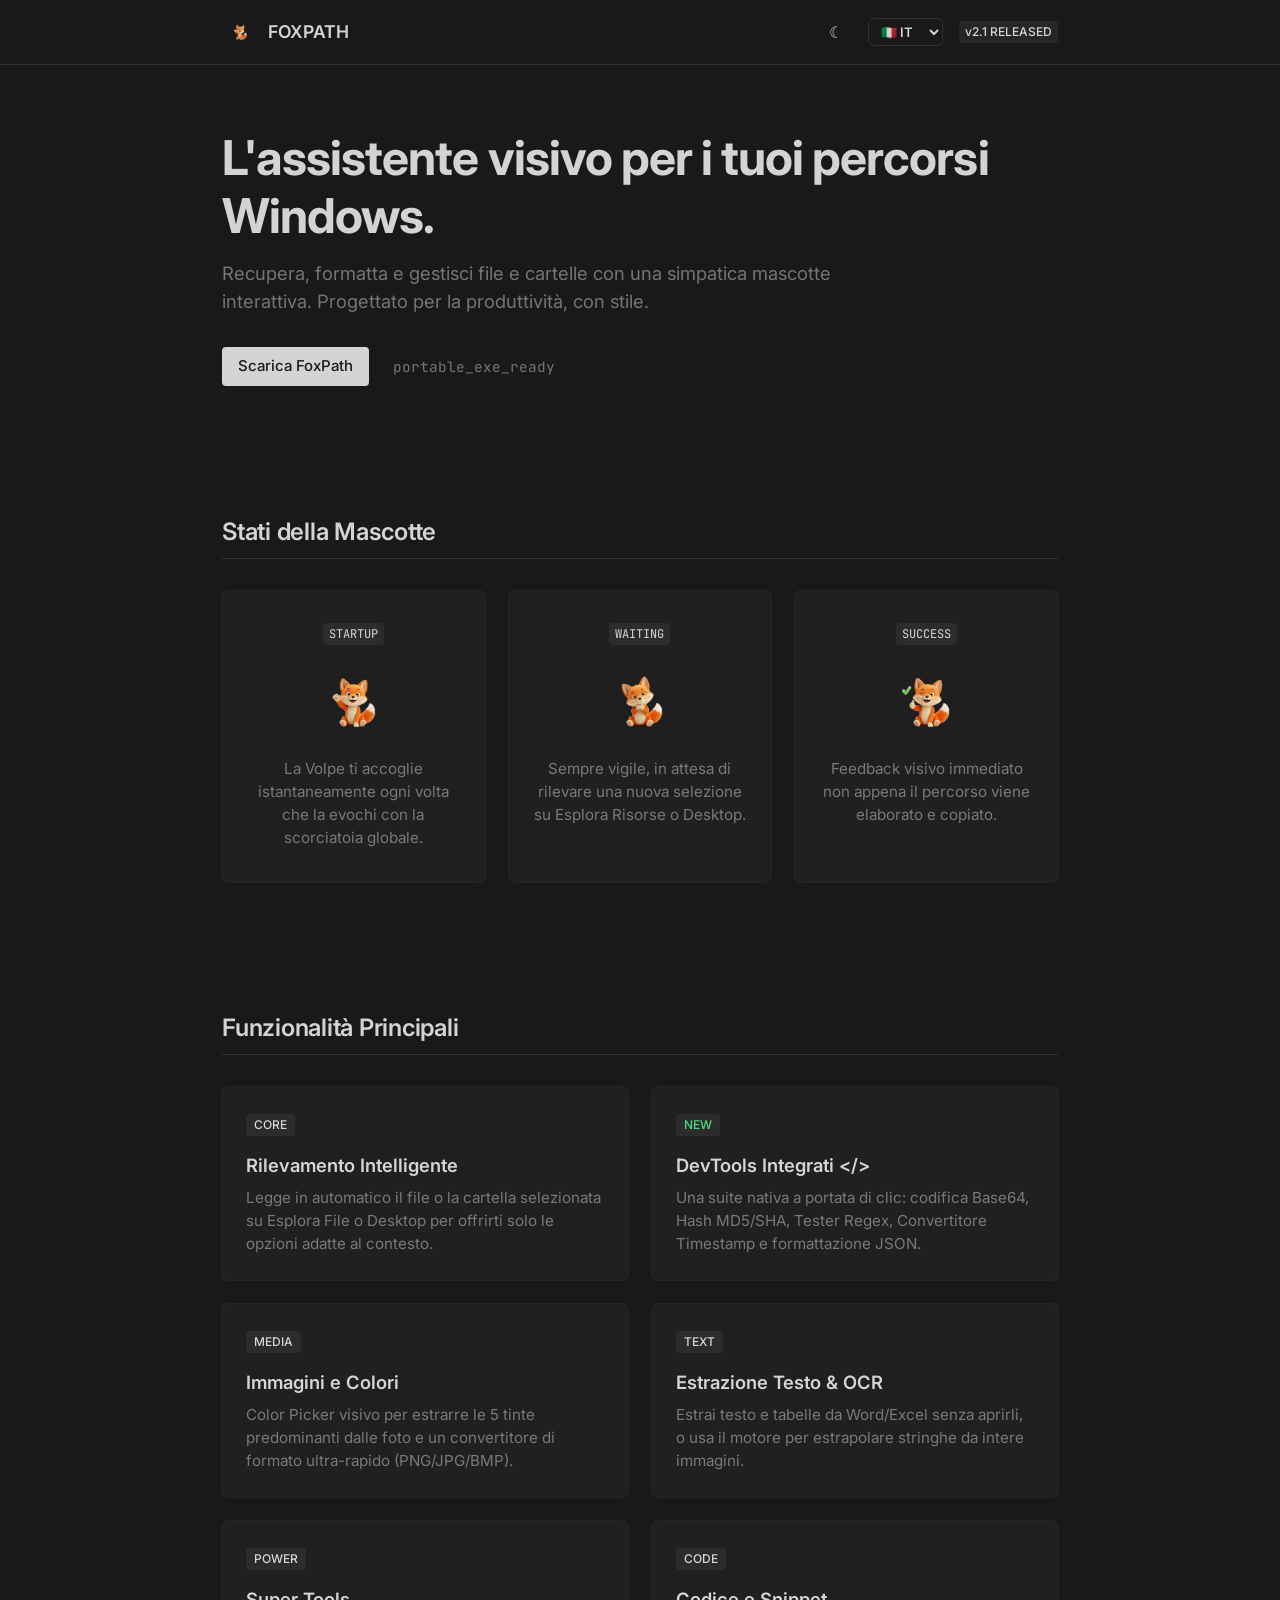
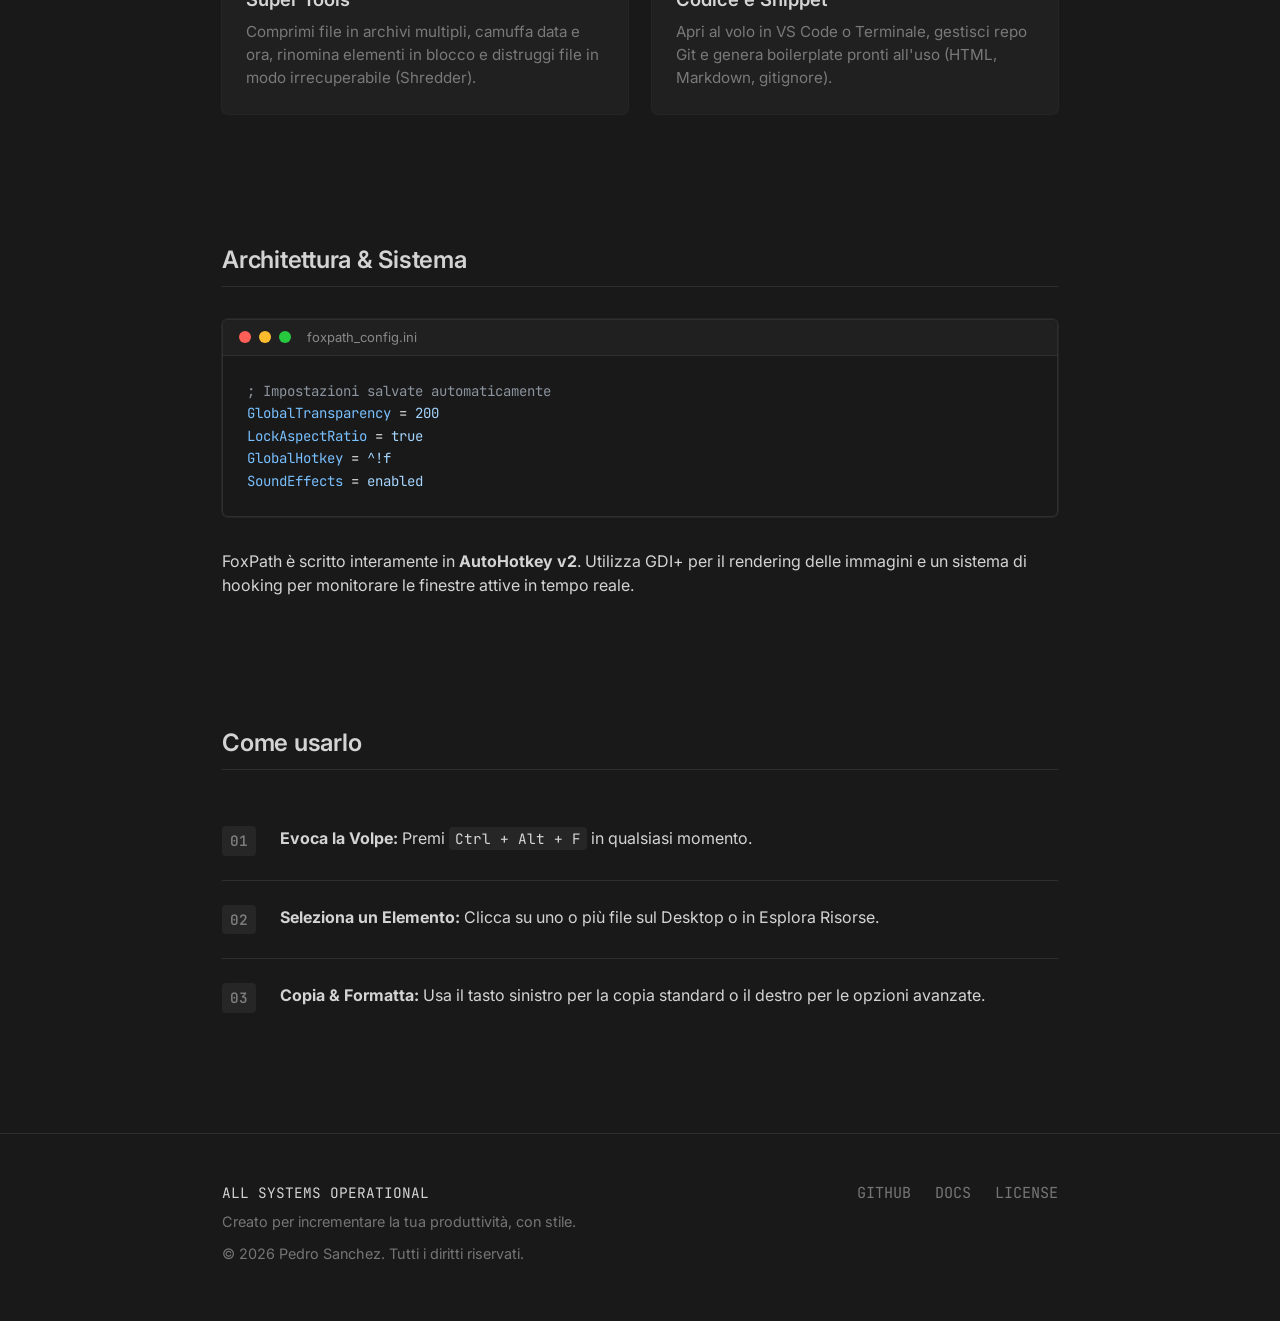
<file: docs/index.html>
<!DOCTYPE html>
<html lang="it">
<head>
    <meta charset="UTF-8">
    <meta name="viewport" content="width=device-width, initial-scale=1.0">
    <title>FoxPath | Assistente Visivo AHK</title>
    <link rel="stylesheet" href="style.css">
    <link rel="preconnect" href="https://fonts.googleapis.com">
    <link rel="preconnect" href="https://fonts.gstatic.com" crossorigin>
    <link href="https://fonts.googleapis.com/css2?family=Inter:wght@400;700&family=JetBrains+Mono:wght@400;700&display=swap" rel="stylesheet">
    <style>
        /* --- Miglioramenti Grafici Stile Notion & Effetti Visivi --- */
        :root {
            --notion-bg: #ffffff;
            --notion-text: #37352f;
            --notion-border: #ededed;
            --notion-hover: #f1f1ef;
            --notion-shadow: rgba(15, 15, 15, 0.1) 0px 4px 12px;
        }
        body.dark-mode {
            --notion-bg: #191919;
            --notion-text: #ffffff;
            --notion-border: #2f2f2f;
            --notion-hover: #2c2c2c;
            --notion-shadow: rgba(0, 0, 0, 0.5) 0px 4px 12px;
        }
        .logo { display: flex; align-items: center; gap: 10px; cursor: pointer; }
        .logo img { width: 36px; height: auto; transition: transform 0.3s cubic-bezier(0.175, 0.885, 0.32, 1.275); border-radius: 8px; }
        .logo:hover img { transform: rotate(-15deg) scale(1.15); }
        
        .lang-selector select {
            background: transparent; color: inherit; border: 1px solid var(--notion-border);
            border-radius: 6px; padding: 4px 8px; font-family: 'Inter', sans-serif; font-size: 13px; font-weight: 600;
            cursor: pointer; transition: all 0.2s; outline: none;
        }
        .lang-selector select:hover { background: var(--notion-hover); }
        
        .card { transition: transform 0.2s ease, box-shadow 0.2s ease, border-color 0.2s; }
        .card:hover { transform: translateY(-4px); box-shadow: var(--notion-shadow); border-color: #4ADE80; }
        .btn { transition: all 0.2s ease; }
        .btn:hover { transform: scale(1.05); filter: brightness(1.1); box-shadow: 0 4px 12px rgba(74, 222, 128, 0.3); }
        .btn:active { transform: scale(0.95); }
        
        .hover-effect { position: relative; text-decoration: none; transition: color 0.2s; }
        .hover-effect::after {
            content: ''; position: absolute; width: 100%; transform: scaleX(0); height: 2px; bottom: -4px; left: 0;
            background-color: #4ADE80; transform-origin: bottom right; transition: transform 0.25s ease-out;
        }
        .hover-effect:hover::after { transform: scaleX(1); transform-origin: bottom left; }
        .copyright { font-size: 0.85rem; color: #6B7280; margin-top: 10px; font-family: 'Inter', sans-serif; }
        
        /* --- Responsività Smartphone --- */
        @media (max-width: 768px) {
            .nav-right { gap: 10px; }
            .status-badge { display: none; }
            .footer-content { flex-direction: column; gap: 20px; text-align: center; }
            .footer-right { justify-content: center; gap: 20px; width: 100%; }
        }
    </style>
</head>
<body class="dark-mode">
    <header>
        <div class="container">
            <nav>
                <div class="logo">
                    <img src="images/fox_saluto.png" alt="FoxPath Logo">
                    FOXPATH
                </div>
                <div class="nav-right">
                    <button id="theme-toggle" aria-label="Toggle theme">
                        <span class="theme-icon"></span>
                    </button>
                    <div class="lang-selector">
                        <select onchange="if(this.value !== '#') window.location.href=this.value" aria-label="Cambia Lingua">
                            <option value="#" selected>🇮🇹 IT</option>
                            <option value="#">🇬🇧 EN</option>
                            <option value="#">🇪🇸 ES</option>
                        </select>
                    </div>
                    <span class="status-badge">v2.1 RELEASED</span>
                </div>
            </nav>
        </div>
    </header>

    <main class="container">
        <section class="hero">
            <h1>L'assistente visivo per i tuoi percorsi Windows.</h1>
            <p class="subtitle">Recupera, formatta e gestisci file e cartelle con una simpatica mascotte interattiva. Progettato per la produttività, con stile.</p>
            <div class="cta-group">
                <a href="https://github.com/geped/FoxPath/raw/main/FoxPath.exe" class="btn btn-primary">Scarica FoxPath</a>
                <span class="mono">portable_exe_ready</span>
            </div>
        </section>

        <section class="mascot-showcase">
            <h2>Stati della Mascotte</h2>
            <div class="mascot-grid">
                <div class="mascot-item card">
                    <div class="context-tag mono">STARTUP</div>
                    <img src="images/fox_saluto.png" alt="Fox Saluto">
                    <p class="context-desc">La Volpe ti accoglie istantaneamente ogni volta che la evochi con la scorciatoia globale.</p>
                </div>
                <div class="mascot-item card">
                    <div class="context-tag mono">WAITING</div>
                    <img src="images/fox_attesa.png" alt="Fox Attesa">
                    <p class="context-desc">Sempre vigile, in attesa di rilevare una nuova selezione su Esplora Risorse o Desktop.</p>
                </div>
                <div class="mascot-item card">
                    <div class="context-tag mono">SUCCESS</div>
                    <img src="images/fox_conferma.png" alt="Fox Conferma">
                    <p class="context-desc">Feedback visivo immediato non appena il percorso viene elaborato e copiato.</p>
                </div>
            </div>
        </section>

        <section class="features">
            <h2>Funzionalità Principali</h2>
            <div class="features-grid">
                <div class="feature-card card">
                    <div class="feature-status">CORE</div>
                    <h3>Rilevamento Intelligente</h3>
                    <p>Legge in automatico il file o la cartella selezionata su Esplora File o Desktop per offrirti solo le opzioni adatte al contesto.</p>
                </div>
                <div class="feature-card card">
                    <div class="feature-status" style="color: #4ADE80;">NEW</div>
                    <h3>DevTools Integrati &lt;/&gt;</h3>
                    <p>Una suite nativa a portata di clic: codifica Base64, Hash MD5/SHA, Tester Regex, Convertitore Timestamp e formattazione JSON.</p>
                </div>
                <div class="feature-card card">
                    <div class="feature-status">MEDIA</div>
                    <h3>Immagini e Colori</h3>
                    <p>Color Picker visivo per estrarre le 5 tinte predominanti dalle foto e un convertitore di formato ultra-rapido (PNG/JPG/BMP).</p>
                </div>
                <div class="feature-card card">
                    <div class="feature-status">TEXT</div>
                    <h3>Estrazione Testo & OCR</h3>
                    <p>Estrai testo e tabelle da Word/Excel senza aprirli, o usa il motore per estrapolare stringhe da intere immagini.</p>
                </div>
                <div class="feature-card card">
                    <div class="feature-status">POWER</div>
                    <h3>Super Tools</h3>
                    <p>Comprimi file in archivi multipli, camuffa data e ora, rinomina elementi in blocco e distruggi file in modo irrecuperabile (Shredder).</p>
                </div>
                <div class="feature-card card">
                    <div class="feature-status">CODE</div>
                    <h3>Codice e Snippet</h3>
                    <p>Apri al volo in VS Code o Terminale, gestisci repo Git e genera boilerplate pronti all'uso (HTML, Markdown, gitignore).</p>
                </div>
            </div>
        </section>

        <section class="architecture">
            <h2>Architettura & Sistema</h2>
            <div class="card terminal">
                <div class="terminal-header">
                    <span class="dot red"></span>
                    <span class="dot yellow"></span>
                    <span class="dot green"></span>
                    <span class="terminal-title">foxpath_config.ini</span>
                </div>
                <div class="terminal-content mono">
                    <p><span class="comment">; Impostazioni salvate automaticamente</span></p>
                    <p><span class="key">GlobalTransparency</span> = <span class="val">200</span></p>
                    <p><span class="key">LockAspectRatio</span> = <span class="val">true</span></p>
                    <p><span class="key">GlobalHotkey</span> = <span class="val">^!f</span></p>
                    <p><span class="key">SoundEffects</span> = <span class="val">enabled</span></p>
                </div>
            </div>
            <div class="description-text">
                <p>FoxPath è scritto interamente in <strong>AutoHotkey v2</strong>. Utilizza GDI+ per il rendering delle immagini e un sistema di hooking per monitorare le finestre attive in tempo reale.</p>
            </div>
        </section>

        <section class="how-to">
            <h2>Come usarlo</h2>
            <ol class="steps">
                <li>
                    <span class="step-num mono">01</span>
                    <div class="step-content">
                        <strong>Evoca la Volpe:</strong> Premi <code>Ctrl + Alt + F</code> in qualsiasi momento.
                    </div>
                </li>
                <li>
                    <span class="step-num mono">02</span>
                    <div class="step-content">
                        <strong>Seleziona un Elemento:</strong> Clicca su uno o più file sul Desktop o in Esplora Risorse.
                    </div>
                </li>
                <li>
                    <span class="step-num mono">03</span>
                    <div class="step-content">
                        <strong>Copia & Formatta:</strong> Usa il tasto sinistro per la copia standard o il destro per le opzioni avanzate.
                    </div>
                </li>
            </ol>
        </section>
    </main>

    <footer>
        <div class="container footer-content">
            <div class="footer-left">
                <p class="mono">ALL SYSTEMS OPERATIONAL</p>
                <p class="credits">Creato per incrementare la tua produttività, con stile.</p>
                <p class="copyright">&copy; 2026 Pedro Sanchez. Tutti i diritti riservati.</p>
            </div>
            <div class="footer-right">
                <a href="https://github.com/geped/FoxPath" target="_blank" class="mono hover-effect">GITHUB</a>
                <a href="https://github.com/geped/FoxPath#readme" target="_blank" class="mono hover-effect">DOCS</a>
                <a href="https://github.com/geped/FoxPath/blob/main/LICENSE.md" target="_blank" class="mono hover-effect">LICENSE</a>
            </div>
        </div>
    </footer>

    <script src="script.js"></script>
</body>
</html>
</file>
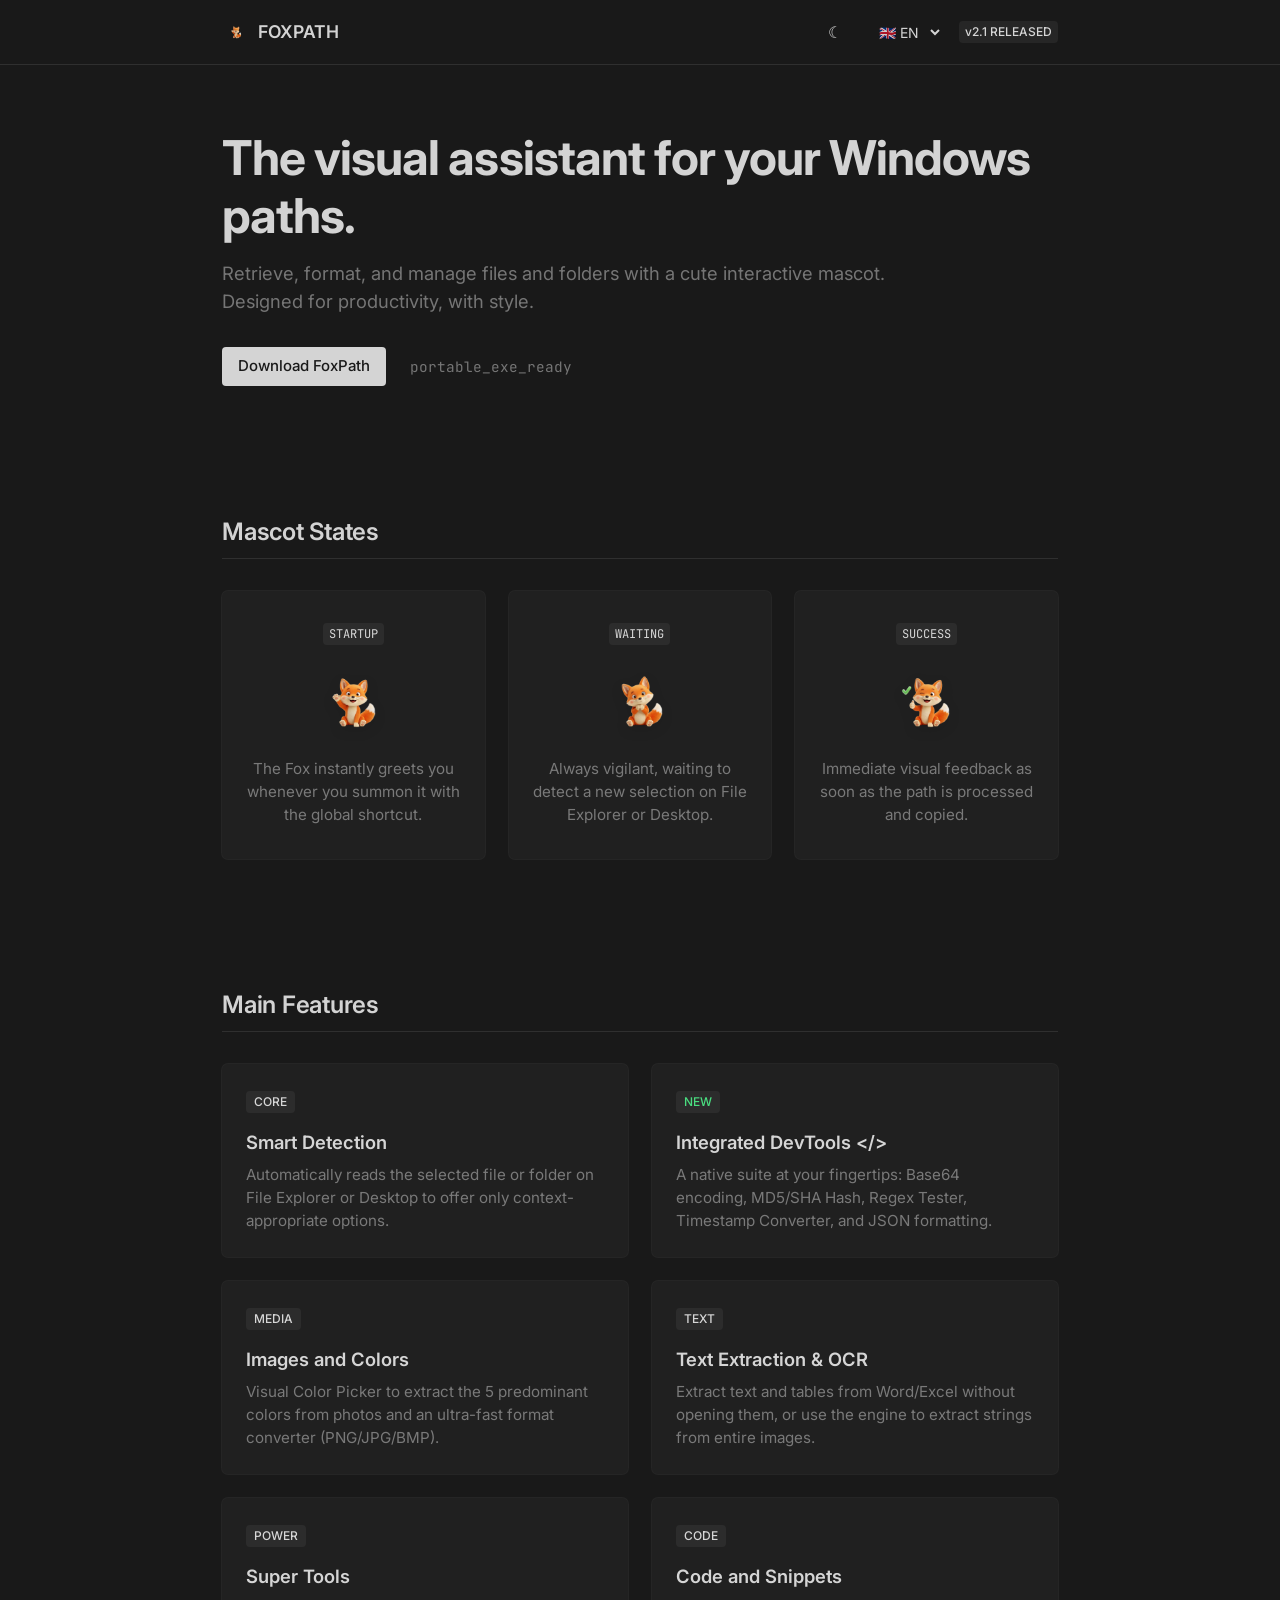
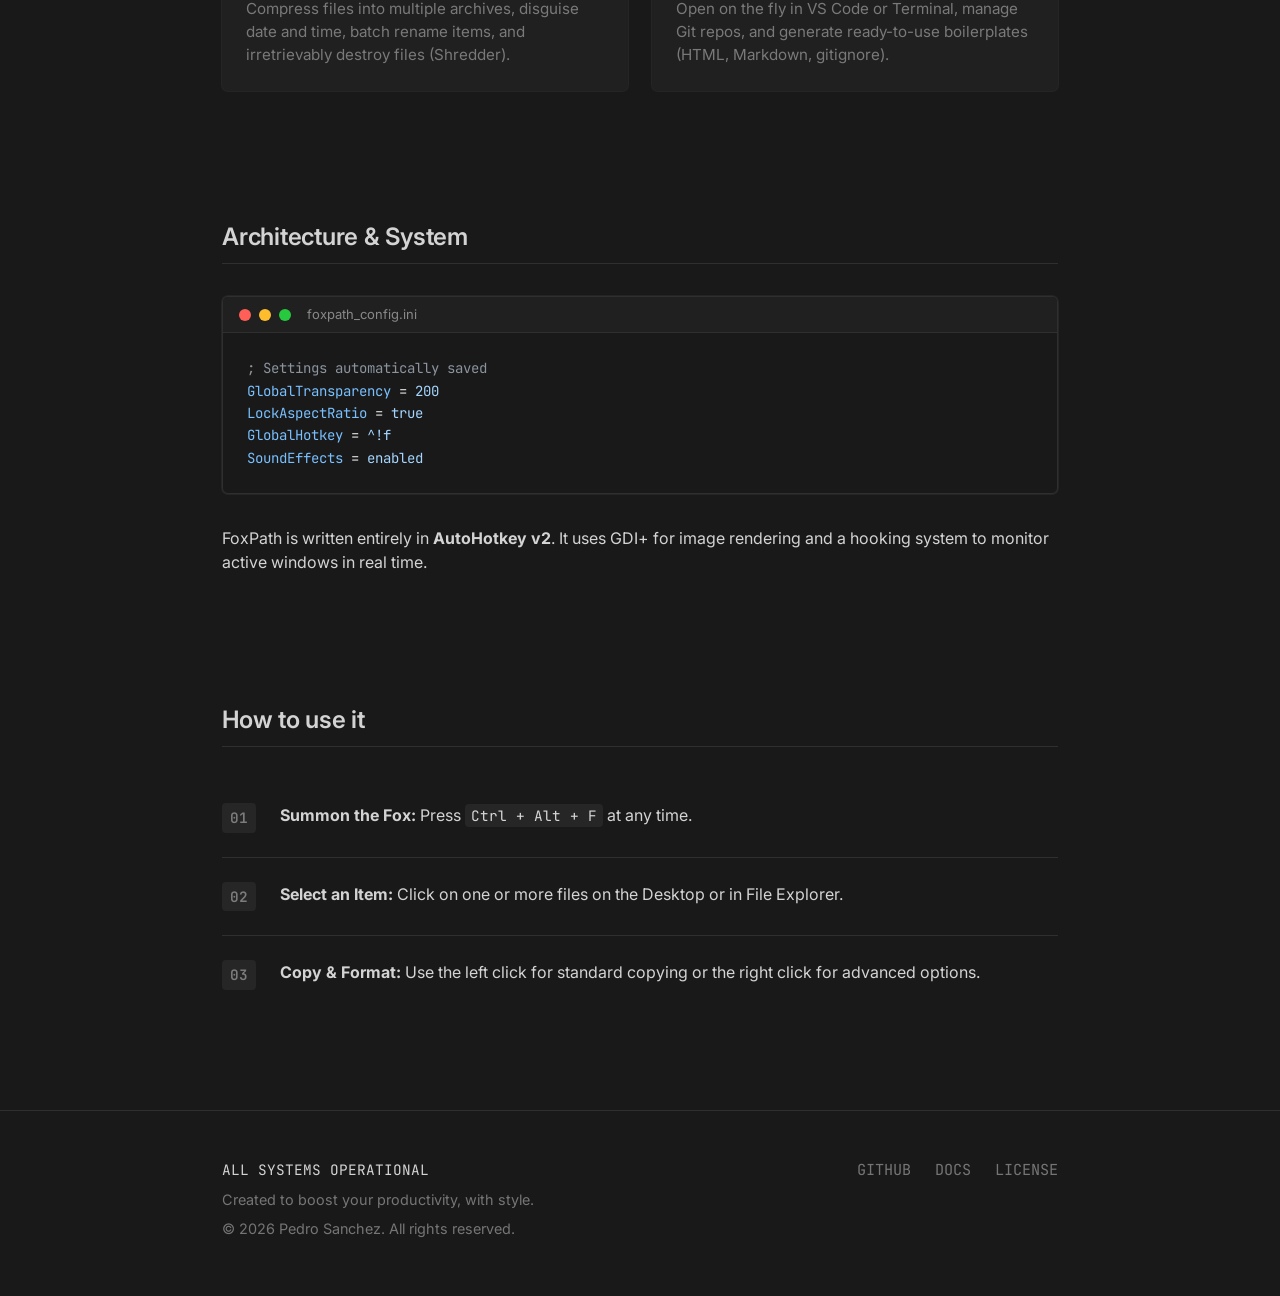
<file: docs/index_en.html>
<!DOCTYPE html>
<html lang="en">
<head>
    <meta charset="UTF-8">
    <meta name="viewport" content="width=device-width, initial-scale=1.0">
    <title>FoxPath | AHK Visual Assistant</title>
    <link rel="stylesheet" href="style.css">
    <link rel="preconnect" href="https://fonts.googleapis.com">
    <link rel="preconnect" href="https://fonts.gstatic.com" crossorigin>
    <link href="https://fonts.googleapis.com/css2?family=Inter:wght@400;700&family=JetBrains+Mono:wght@400;700&display=swap" rel="stylesheet">
</head>
<body class="dark-mode">
    <header>
        <div class="container">
            <nav>
                <div class="logo">
                    <img src="images/fox_saluto.png" alt="FoxPath Logo">
                    FOXPATH
                </div>
                <div class="nav-right">
                    <button id="theme-toggle" aria-label="Toggle theme">
                        <span class="theme-icon"></span>
                    </button>
                    <div class="lang-selector">
                        <select onchange="if(this.value !== '#') window.location.href=this.value" aria-label="Change Language">
                            <option value="index.html">🇮🇹 IT</option>
                            <option value="#" selected>🇬🇧 EN</option>
                            <option value="index_es.html">🇪🇸 ES</option>
                        </select>
                    </div>
                    <span class="status-badge">v2.1 RELEASED</span>
                </div>
            </nav>
        </div>
    </header>

    <main class="container">
        <section class="hero">
            <h1>The visual assistant for your Windows paths.</h1>
            <p class="subtitle">Retrieve, format, and manage files and folders with a cute interactive mascot. Designed for productivity, with style.</p>
            <div class="cta-group">
                <a href="https://github.com/geped/FoxPath/raw/main/FoxPath.exe" class="btn btn-primary">Download FoxPath</a>
                <span class="mono">portable_exe_ready</span>
            </div>
        </section>

        <section class="mascot-showcase">
            <h2>Mascot States</h2>
            <div class="mascot-grid">
                <div class="mascot-item card">
                    <div class="context-tag mono">STARTUP</div>
                    <img src="images/fox_saluto.png" alt="Fox Greeting">
                    <p class="context-desc">The Fox instantly greets you whenever you summon it with the global shortcut.</p>
                </div>
                <div class="mascot-item card">
                    <div class="context-tag mono">WAITING</div>
                    <img src="images/fox_attesa.png" alt="Fox Waiting">
                    <p class="context-desc">Always vigilant, waiting to detect a new selection on File Explorer or Desktop.</p>
                </div>
                <div class="mascot-item card">
                    <div class="context-tag mono">SUCCESS</div>
                    <img src="images/fox_conferma.png" alt="Fox Success">
                    <p class="context-desc">Immediate visual feedback as soon as the path is processed and copied.</p>
                </div>
            </div>
        </section>

        <section class="features">
            <h2>Main Features</h2>
            <div class="features-grid">
                <div class="feature-card card">
                    <div class="feature-status">CORE</div>
                    <h3>Smart Detection</h3>
                    <p>Automatically reads the selected file or folder on File Explorer or Desktop to offer only context-appropriate options.</p>
                </div>
                <div class="feature-card card">
                    <div class="feature-status" style="color: #4ADE80;">NEW</div>
                    <h3>Integrated DevTools &lt;/&gt;</h3>
                    <p>A native suite at your fingertips: Base64 encoding, MD5/SHA Hash, Regex Tester, Timestamp Converter, and JSON formatting.</p>
                </div>
                <div class="feature-card card">
                    <div class="feature-status">MEDIA</div>
                    <h3>Images and Colors</h3>
                    <p>Visual Color Picker to extract the 5 predominant colors from photos and an ultra-fast format converter (PNG/JPG/BMP).</p>
                </div>
                <div class="feature-card card">
                    <div class="feature-status">TEXT</div>
                    <h3>Text Extraction & OCR</h3>
                    <p>Extract text and tables from Word/Excel without opening them, or use the engine to extract strings from entire images.</p>
                </div>
                <div class="feature-card card">
                    <div class="feature-status">POWER</div>
                    <h3>Super Tools</h3>
                    <p>Compress files into multiple archives, disguise date and time, batch rename items, and irretrievably destroy files (Shredder).</p>
                </div>
                <div class="feature-card card">
                    <div class="feature-status">CODE</div>
                    <h3>Code and Snippets</h3>
                    <p>Open on the fly in VS Code or Terminal, manage Git repos, and generate ready-to-use boilerplates (HTML, Markdown, gitignore).</p>
                </div>
            </div>
        </section>

        <section class="architecture">
            <h2>Architecture & System</h2>
            <div class="card terminal">
                <div class="terminal-header">
                    <span class="dot red"></span>
                    <span class="dot yellow"></span>
                    <span class="dot green"></span>
                    <span class="terminal-title">foxpath_config.ini</span>
                </div>
                <div class="terminal-content mono">
                    <p><span class="comment">; Settings automatically saved</span></p>
                    <p><span class="key">GlobalTransparency</span> = <span class="val">200</span></p>
                    <p><span class="key">LockAspectRatio</span> = <span class="val">true</span></p>
                    <p><span class="key">GlobalHotkey</span> = <span class="val">^!f</span></p>
                    <p><span class="key">SoundEffects</span> = <span class="val">enabled</span></p>
                </div>
            </div>
            <div class="description-text">
                <p>FoxPath is written entirely in <strong>AutoHotkey v2</strong>. It uses GDI+ for image rendering and a hooking system to monitor active windows in real time.</p>
            </div>
        </section>

        <section class="how-to">
            <h2>How to use it</h2>
            <ol class="steps">
                <li>
                    <span class="step-num mono">01</span>
                    <div class="step-content">
                        <strong>Summon the Fox:</strong> Press <code>Ctrl + Alt + F</code> at any time.
                    </div>
                </li>
                <li>
                    <span class="step-num mono">02</span>
                    <div class="step-content">
                        <strong>Select an Item:</strong> Click on one or more files on the Desktop or in File Explorer.
                    </div>
                </li>
                <li>
                    <span class="step-num mono">03</span>
                    <div class="step-content">
                        <strong>Copy & Format:</strong> Use the left click for standard copying or the right click for advanced options.
                    </div>
                </li>
            </ol>
        </section>
    </main>

    <footer>
        <div class="container footer-content">
            <div class="footer-left">
                <p class="mono">ALL SYSTEMS OPERATIONAL</p>
                <p class="credits">Created to boost your productivity, with style.</p>
                <p class="copyright">&copy; 2026 Pedro Sanchez. All rights reserved.</p>
            </div>
            <div class="footer-right">
                <a href="https://github.com/geped/FoxPath" target="_blank" class="mono hover-effect">GITHUB</a>
                <a href="https://github.com/geped/FoxPath#readme" target="_blank" class="mono hover-effect">DOCS</a>
                <a href="https://github.com/geped/FoxPath/blob/main/LICENSE.md" target="_blank" class="mono hover-effect">LICENSE</a>
            </div>
        </div>
    </footer>

    <script src="script.js"></script>
</body>
</html>
</file>
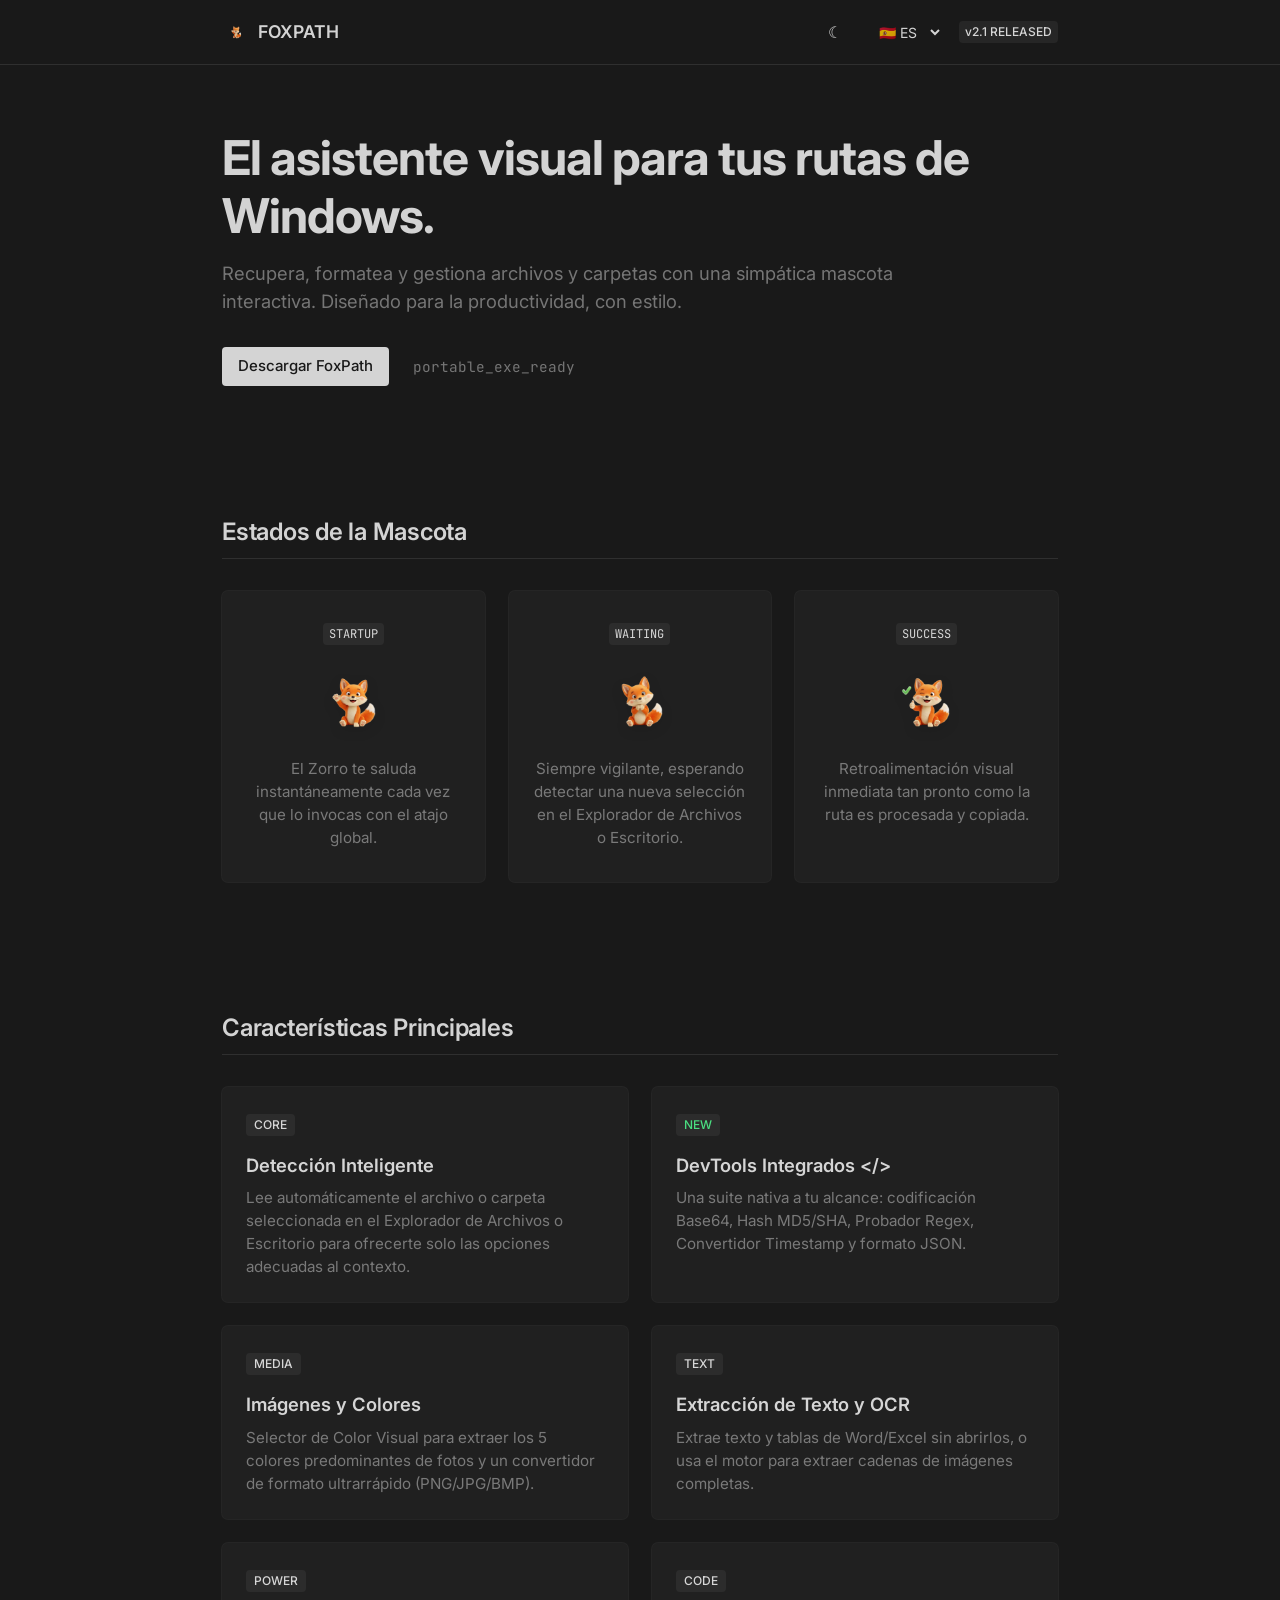
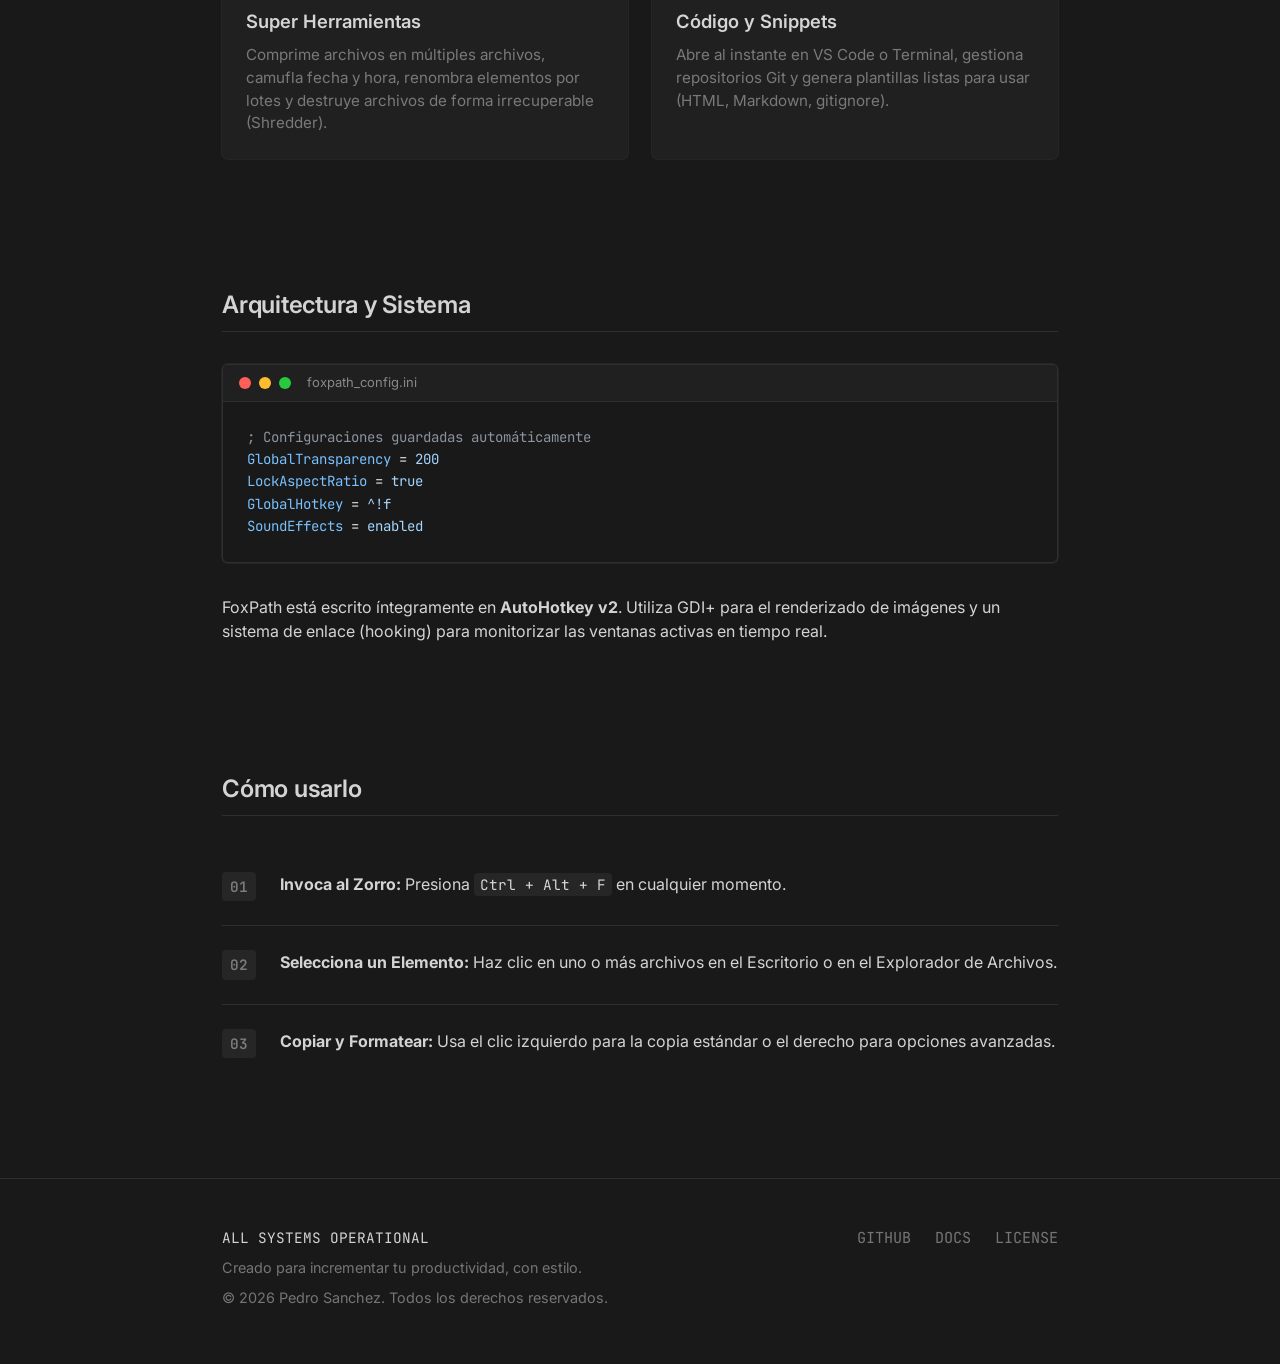
<file: docs/index_es.html>
<!DOCTYPE html>
<html lang="es">
<head>
    <meta charset="UTF-8">
    <meta name="viewport" content="width=device-width, initial-scale=1.0">
    <title>FoxPath | Asistente Visual AHK</title>
    <link rel="stylesheet" href="style.css">
    <link rel="preconnect" href="https://fonts.googleapis.com">
    <link rel="preconnect" href="https://fonts.gstatic.com" crossorigin>
    <link href="https://fonts.googleapis.com/css2?family=Inter:wght@400;700&family=JetBrains+Mono:wght@400;700&display=swap" rel="stylesheet">
</head>
<body class="dark-mode">
    <header>
        <div class="container">
            <nav>
                <div class="logo">
                    <img src="images/fox_saluto.png" alt="FoxPath Logo">
                    FOXPATH
                </div>
                <div class="nav-right">
                    <button id="theme-toggle" aria-label="Toggle theme">
                        <span class="theme-icon"></span>
                    </button>
                    <div class="lang-selector">
                        <select onchange="if(this.value !== '#') window.location.href=this.value" aria-label="Cambiar Idioma">
                            <option value="index.html">🇮🇹 IT</option>
                            <option value="index_en.html">🇬🇧 EN</option>
                            <option value="#" selected>🇪🇸 ES</option>
                        </select>
                    </div>
                    <span class="status-badge">v2.1 RELEASED</span>
                </div>
            </nav>
        </div>
    </header>

    <main class="container">
        <section class="hero">
            <h1>El asistente visual para tus rutas de Windows.</h1>
            <p class="subtitle">Recupera, formatea y gestiona archivos y carpetas con una simpática mascota interactiva. Diseñado para la productividad, con estilo.</p>
            <div class="cta-group">
                <a href="https://github.com/geped/FoxPath/raw/main/FoxPath.exe" class="btn btn-primary">Descargar FoxPath</a>
                <span class="mono">portable_exe_ready</span>
            </div>
        </section>

        <section class="mascot-showcase">
            <h2>Estados de la Mascota</h2>
            <div class="mascot-grid">
                <div class="mascot-item card">
                    <div class="context-tag mono">STARTUP</div>
                    <img src="images/fox_saluto.png" alt="Fox Saludo">
                    <p class="context-desc">El Zorro te saluda instantáneamente cada vez que lo invocas con el atajo global.</p>
                </div>
                <div class="mascot-item card">
                    <div class="context-tag mono">WAITING</div>
                    <img src="images/fox_attesa.png" alt="Fox Espera">
                    <p class="context-desc">Siempre vigilante, esperando detectar una nueva selección en el Explorador de Archivos o Escritorio.</p>
                </div>
                <div class="mascot-item card">
                    <div class="context-tag mono">SUCCESS</div>
                    <img src="images/fox_conferma.png" alt="Fox Éxito">
                    <p class="context-desc">Retroalimentación visual inmediata tan pronto como la ruta es procesada y copiada.</p>
                </div>
            </div>
        </section>

        <section class="features">
            <h2>Características Principales</h2>
            <div class="features-grid">
                <div class="feature-card card">
                    <div class="feature-status">CORE</div>
                    <h3>Detección Inteligente</h3>
                    <p>Lee automáticamente el archivo o carpeta seleccionada en el Explorador de Archivos o Escritorio para ofrecerte solo las opciones adecuadas al contexto.</p>
                </div>
                <div class="feature-card card">
                    <div class="feature-status" style="color: #4ADE80;">NEW</div>
                    <h3>DevTools Integrados &lt;/&gt;</h3>
                    <p>Una suite nativa a tu alcance: codificación Base64, Hash MD5/SHA, Probador Regex, Convertidor Timestamp y formato JSON.</p>
                </div>
                <div class="feature-card card">
                    <div class="feature-status">MEDIA</div>
                    <h3>Imágenes y Colores</h3>
                    <p>Selector de Color Visual para extraer los 5 colores predominantes de fotos y un convertidor de formato ultrarrápido (PNG/JPG/BMP).</p>
                </div>
                <div class="feature-card card">
                    <div class="feature-status">TEXT</div>
                    <h3>Extracción de Texto y OCR</h3>
                    <p>Extrae texto y tablas de Word/Excel sin abrirlos, o usa el motor para extraer cadenas de imágenes completas.</p>
                </div>
                <div class="feature-card card">
                    <div class="feature-status">POWER</div>
                    <h3>Super Herramientas</h3>
                    <p>Comprime archivos en múltiples archivos, camufla fecha y hora, renombra elementos por lotes y destruye archivos de forma irrecuperable (Shredder).</p>
                </div>
                <div class="feature-card card">
                    <div class="feature-status">CODE</div>
                    <h3>Código y Snippets</h3>
                    <p>Abre al instante en VS Code o Terminal, gestiona repositorios Git y genera plantillas listas para usar (HTML, Markdown, gitignore).</p>
                </div>
            </div>
        </section>

        <section class="architecture">
            <h2>Arquitectura y Sistema</h2>
            <div class="card terminal">
                <div class="terminal-header">
                    <span class="dot red"></span>
                    <span class="dot yellow"></span>
                    <span class="dot green"></span>
                    <span class="terminal-title">foxpath_config.ini</span>
                </div>
                <div class="terminal-content mono">
                    <p><span class="comment">; Configuraciones guardadas automáticamente</span></p>
                    <p><span class="key">GlobalTransparency</span> = <span class="val">200</span></p>
                    <p><span class="key">LockAspectRatio</span> = <span class="val">true</span></p>
                    <p><span class="key">GlobalHotkey</span> = <span class="val">^!f</span></p>
                    <p><span class="key">SoundEffects</span> = <span class="val">enabled</span></p>
                </div>
            </div>
            <div class="description-text">
                <p>FoxPath está escrito íntegramente en <strong>AutoHotkey v2</strong>. Utiliza GDI+ para el renderizado de imágenes y un sistema de enlace (hooking) para monitorizar las ventanas activas en tiempo real.</p>
            </div>
        </section>

        <section class="how-to">
            <h2>Cómo usarlo</h2>
            <ol class="steps">
                <li>
                    <span class="step-num mono">01</span>
                    <div class="step-content">
                        <strong>Invoca al Zorro:</strong> Presiona <code>Ctrl + Alt + F</code> en cualquier momento.
                    </div>
                </li>
                <li>
                    <span class="step-num mono">02</span>
                    <div class="step-content">
                        <strong>Selecciona un Elemento:</strong> Haz clic en uno o más archivos en el Escritorio o en el Explorador de Archivos.
                    </div>
                </li>
                <li>
                    <span class="step-num mono">03</span>
                    <div class="step-content">
                        <strong>Copiar y Formatear:</strong> Usa el clic izquierdo para la copia estándar o el derecho para opciones avanzadas.
                    </div>
                </li>
            </ol>
        </section>
    </main>

    <footer>
        <div class="container footer-content">
            <div class="footer-left">
                <p class="mono">ALL SYSTEMS OPERATIONAL</p>
                <p class="credits">Creado para incrementar tu productividad, con estilo.</p>
                <p class="copyright">&copy; 2026 Pedro Sanchez. Todos los derechos reservados.</p>
            </div>
            <div class="footer-right">
                <a href="https://github.com/geped/FoxPath" target="_blank" class="mono hover-effect">GITHUB</a>
                <a href="https://github.com/geped/FoxPath#readme" target="_blank" class="mono hover-effect">DOCS</a>
                <a href="https://github.com/geped/FoxPath/blob/main/LICENSE.md" target="_blank" class="mono hover-effect">LICENSE</a>
            </div>
        </div>
    </footer>

    <script src="script.js"></script>
</body>
</html>
</file>
<file: docs/style.css>
:root {
    /* Colori Notion Chiaro */
    --bg-color: #ffffff;
    --text-color: #37352f;
    --muted-color: rgba(55, 53, 47, 0.65);
    --border-color: #ededed;
    --hover-bg: rgba(55, 53, 47, 0.08);
    --card-bg: #ffffff;
    --card-shadow: rgba(15, 15, 15, 0.05) 0px 0px 0px 1px, rgba(15, 15, 15, 0.1) 0px 2px 4px;
    --card-shadow-hover: rgba(15, 15, 15, 0.05) 0px 0px 0px 1px, rgba(15, 15, 15, 0.1) 0px 4px 8px;
    --btn-bg: #37352f;
    --btn-text: #ffffff;
    --font-sans: 'Inter', -apple-system, BlinkMacSystemFont, "Segoe UI", Helvetica, Arial, sans-serif;
    --font-mono: 'JetBrains Mono', 'SFMono-Regular', Consolas, "Liberation Mono", Menlo, Courier, monospace;
}

body.dark-mode {
    /* Colori Notion Scuro */
    --bg-color: #191919;
    --text-color: rgba(255, 255, 255, 0.81);
    --muted-color: rgba(255, 255, 255, 0.4);
    --border-color: #2f2f2f;
    --hover-bg: rgba(255, 255, 255, 0.055);
    --card-bg: #202020;
    --card-shadow: rgba(255, 255, 255, 0.05) 0px 0px 0px 1px;
    --card-shadow-hover: rgba(255, 255, 255, 0.05) 0px 0px 0px 1px, rgba(0, 0, 0, 0.5) 0px 4px 8px;
    --btn-bg: rgba(255, 255, 255, 0.81);
    --btn-text: #191919;
}

* { box-sizing: border-box; margin: 0; padding: 0; }

body {
    font-family: var(--font-sans);
    line-height: 1.5;
    background-color: var(--bg-color);
    color: var(--text-color);
    transition: background-color 0.3s, color 0.3s;
}

::-webkit-scrollbar { width: 8px; }
::-webkit-scrollbar-track { background: transparent; }
::-webkit-scrollbar-thumb { background: var(--border-color); border-radius: 4px; }
::-webkit-scrollbar-thumb:hover { background: var(--muted-color); }

.container {
    max-width: 900px;
    margin: 0 auto;
    padding: 0 2rem;
}

.mono {
    font-family: var(--font-mono);
    font-size: 0.9rem;
}

header {
    padding: 1rem 0;
    position: sticky;
    top: 0;
    z-index: 100;
    background-color: var(--bg-color);
    border-bottom: 1px solid var(--border-color);
    transition: background-color 0.3s, border-color 0.3s;
}

nav { display: flex; justify-content: space-between; align-items: center; }

.logo {
    font-weight: 600;
    font-size: 1.1rem;
    display: flex;
    align-items: center;
    gap: 8px;
    cursor: pointer;
    color: var(--text-color);
}
.logo img { width: 28px; height: auto; border-radius: 4px; transition: transform 0.2s; }
.logo:hover img { transform: scale(1.05); }

.nav-right { display: flex; align-items: center; gap: 1rem; }

.lang-selector select {
    background: transparent;
    color: var(--text-color);
    border: none;
    font-family: var(--font-sans);
    font-size: 14px;
    cursor: pointer;
    padding: 4px 8px;
    border-radius: 4px;
    outline: none;
}
.lang-selector select:hover { background: var(--hover-bg); }

.status-badge {
    background: var(--hover-bg);
    color: var(--text-color);
    padding: 2px 6px;
    font-size: 12px;
    font-weight: 500;
    border-radius: 4px;
}

#theme-toggle {
    background: transparent;
    border: none;
    width: 32px;
    height: 32px;
    border-radius: 4px;
    cursor: pointer;
    display: flex;
    align-items: center;
    justify-content: center;
    color: var(--text-color);
    font-size: 16px;
    transition: background 0.2s;
}
#theme-toggle:hover { background: var(--hover-bg); }

.theme-icon::before { content: "☼"; }
body.dark-mode .theme-icon::before { content: "☾"; }

section { padding: 4rem 0; }

h1 {
    font-size: clamp(2rem, 5vw, 3rem);
    line-height: 1.2;
    margin-bottom: 1rem;
    font-weight: 700;
    letter-spacing: -0.02em;
}

h2 {
    font-size: 1.5rem;
    margin-bottom: 2rem;
    font-weight: 600;
    letter-spacing: -0.01em;
    color: var(--text-color);
    border-bottom: 1px solid var(--border-color);
    padding-bottom: 0.5rem;
}

.subtitle {
    font-size: 1.15rem;
    color: var(--muted-color);
    margin-bottom: 2rem;
    max-width: 700px;
    font-weight: 400;
}

.cta-group { display: flex; align-items: center; gap: 1.5rem; }
.cta-group .mono { color: var(--muted-color); }

.btn {
    display: inline-block;
    padding: 8px 16px;
    border-radius: 4px;
    text-decoration: none;
    font-weight: 500;
    font-size: 15px;
    transition: background-color 0.2s, opacity 0.2s;
    cursor: pointer;
}

.btn-primary {
    background-color: var(--btn-bg);
    color: var(--btn-text);
}
.btn-primary:hover { opacity: 0.9; }

.card {
    border: none;
    box-shadow: var(--card-shadow);
    padding: 1.5rem;
    border-radius: 6px;
    background: var(--card-bg);
    transition: transform 0.2s ease, box-shadow 0.2s ease;
}
.card:hover { transform: translateY(-2px); box-shadow: var(--card-shadow-hover); }

.mascot-grid {
    display: grid;
    grid-template-columns: repeat(auto-fit, minmax(220px, 1fr));
    gap: 1.5rem;
}

.mascot-item {
    display: flex;
    flex-direction: column;
    align-items: center;
    padding: 2rem 1.5rem;
    text-align: center;
}

.context-tag {
    background: var(--hover-bg);
    color: var(--text-color);
    padding: 2px 6px;
    border-radius: 4px;
    font-size: 12px;
    margin-bottom: 1.5rem;
}
.context-desc { font-size: 0.95rem; color: var(--muted-color); }

.mascot-item img {
    max-width: 120px;
    margin-bottom: 1.5rem;
    filter: drop-shadow(0 4px 6px rgba(0,0,0,0.1));
}

.features-grid {
    display: grid;
    grid-template-columns: repeat(auto-fit, minmax(280px, 1fr));
    gap: 1.5rem;
}

.feature-status {
    display: inline-block;
    background: var(--hover-bg);
    color: var(--text-color);
    padding: 2px 8px;
    border-radius: 4px;
    font-size: 12px;
    font-weight: 500;
    margin-bottom: 1rem;
}
.feature-card h3 { margin-bottom: 0.5rem; font-size: 1.15rem; font-weight: 600; }
.feature-card p { color: var(--muted-color); font-size: 0.95rem; }

.terminal {
    background: #191919 !important;
    padding: 0;
    border-radius: 6px;
    overflow: hidden;
    margin-bottom: 2rem;
    border: 1px solid #2f2f2f !important;
}
.terminal-header {
    background: #202020;
    padding: 0.5rem 1rem;
    display: flex;
    align-items: center;
    gap: 0.5rem;
    border-bottom: 1px solid #2f2f2f;
}
.dot { width: 12px; height: 12px; border-radius: 50%; }
.dot.red { background: #ff5f56; }
.dot.yellow { background: #ffbd2e; }
.dot.green { background: #27c93f; }
.terminal-title { color: #888; font-size: 13px; font-family: var(--font-sans); margin-left: 8px; }
.terminal-content { padding: 1.5rem; font-size: 14px; color: #e5e5e5; line-height: 1.6; }
.terminal-content .comment { color: #8b949e; }
.terminal-content .key { color: #79c0ff; }
.terminal-content .val { color: #a5d6ff; }
.description-text { color: var(--text-color); font-size: 1rem; }

.steps { list-style: none; }
.steps li {
    display: flex;
    gap: 1.5rem;
    align-items: flex-start;
    padding: 1.5rem 0;
    border-bottom: 1px solid var(--border-color);
    color: var(--text-color);
}
.steps li:last-child { border-bottom: none; }
.step-num {
    font-weight: 600;
    color: var(--muted-color);
    background: var(--hover-bg);
    padding: 4px 8px;
    border-radius: 4px;
}
.steps li code {
    background: var(--hover-bg);
    padding: 2px 6px;
    border-radius: 4px;
    font-family: var(--font-mono);
    font-size: 0.9em;
    color: var(--text-color);
}

footer { padding: 3rem 0; border-top: 1px solid var(--border-color); margin-top: 2rem; }
.footer-content { display: flex; justify-content: space-between; align-items: flex-start; flex-wrap: wrap; gap: 2rem; }
.footer-left p { margin-bottom: 0.5rem; color: var(--text-color); }
.footer-left .credits, .footer-left .copyright { color: var(--muted-color); font-size: 0.9rem; }
.footer-right { display: flex; gap: 1.5rem; }
.footer-right a { color: var(--muted-color); text-decoration: none; font-size: 0.95rem; transition: color 0.2s; }
.footer-right a:hover { color: var(--text-color); text-decoration: underline; }

@media (max-width: 768px) {
    .nav-right { gap: 10px; }
    .status-badge { display: none; }
    h1 { font-size: 2rem; }
    .footer-content { flex-direction: column; text-align: left; }
    .footer-right { flex-direction: column; gap: 0.5rem; }
}
</file>
